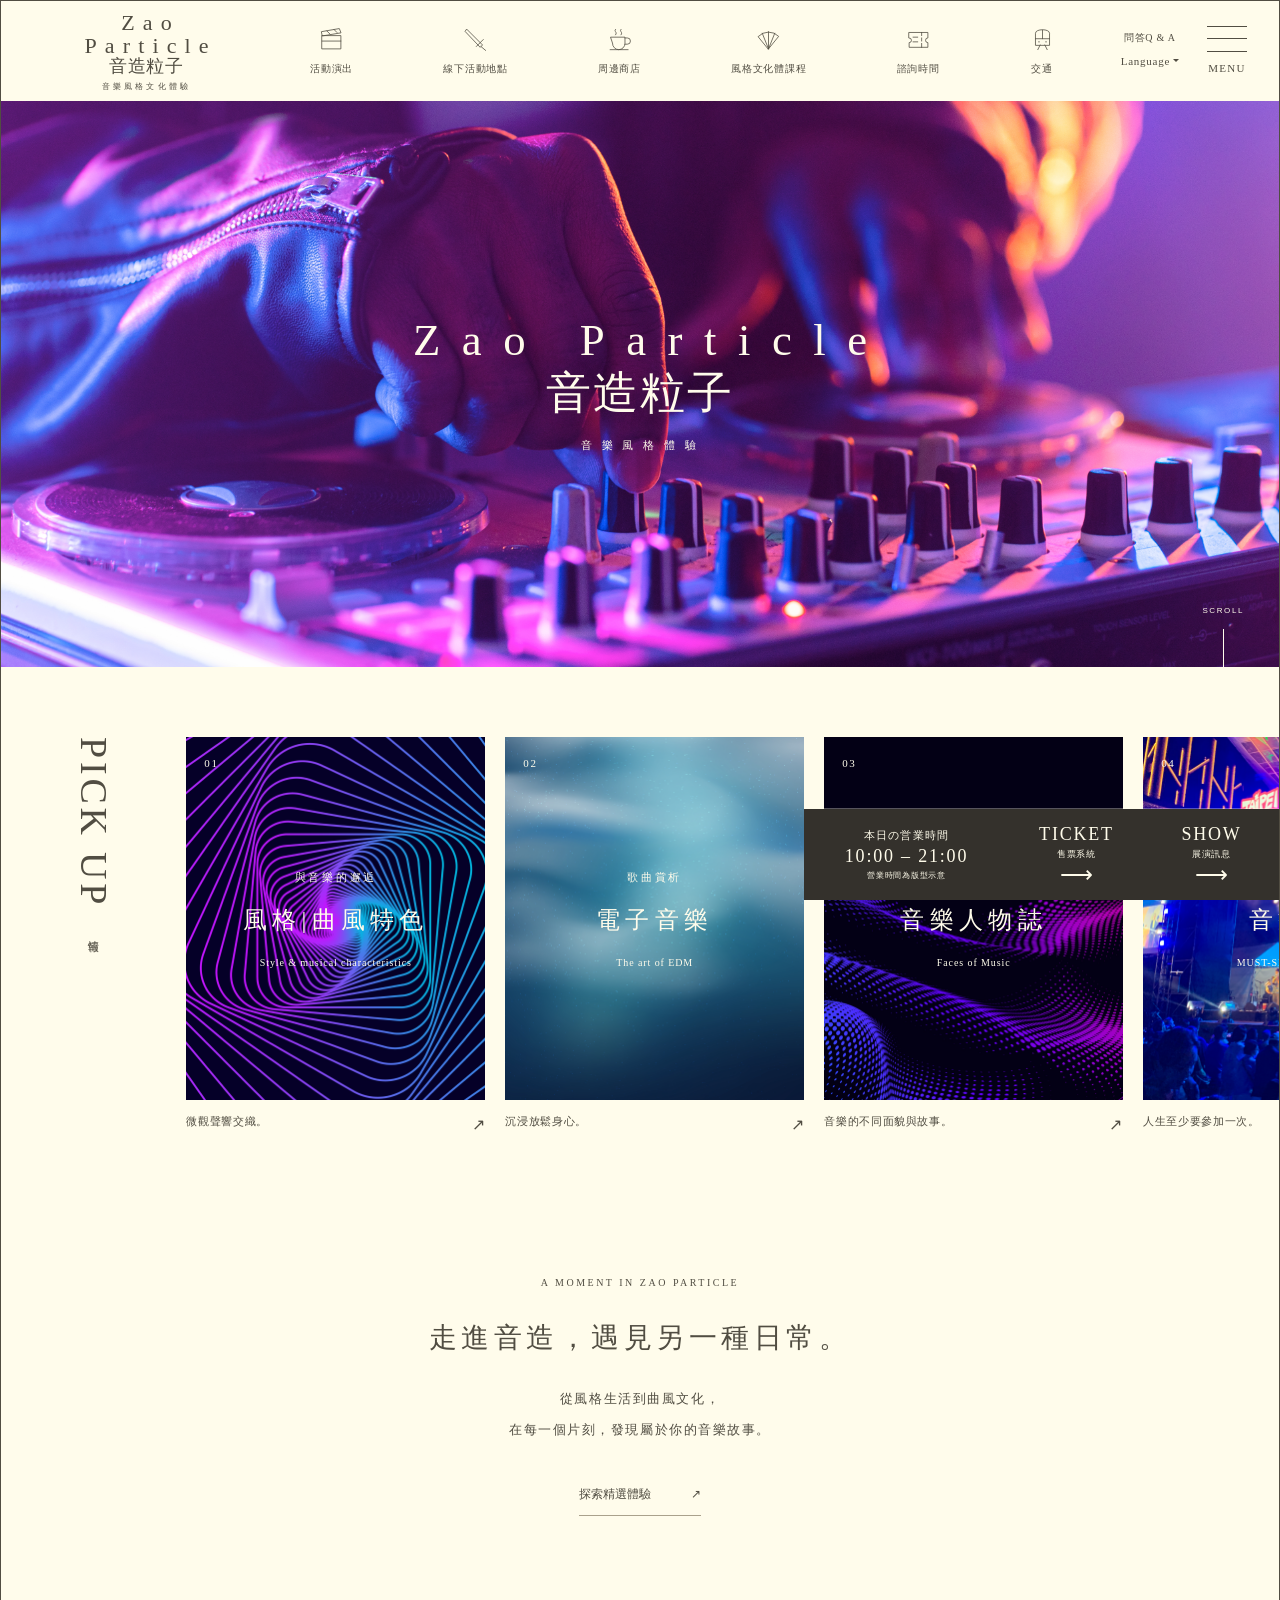
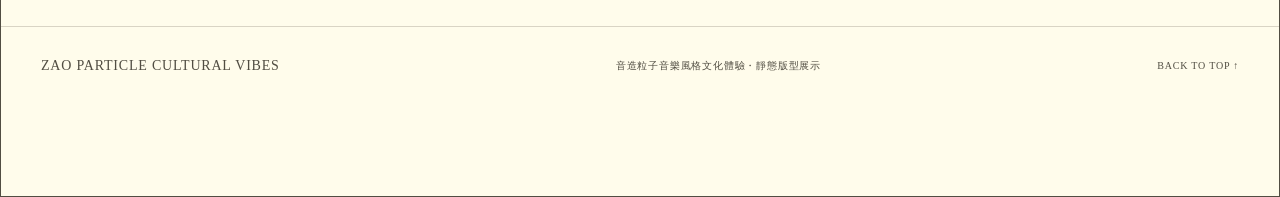
<file: index.html>
<!doctype html>
<html lang="zh-Hant">

<head>
  <meta charset="utf-8">
  <meta name="viewport" content="width=device-width, initial-scale=1">
  <title>Zao Particle 音造粒子</title>
  <meta name="description" content="音樂文化與體驗 — Bootstrap 靜態首頁。">
  <link href="css/bootstrap.min.css" rel="stylesheet">
  <link href="css/style.css" rel="stylesheet">
  <!--------google tag manager(GTM)--------->
  <script async src="https://www.googletagmanager.com/gtm.js?id=GTM-5DJQC2ZK"></script>
  <script>
    window.dataLayer = window.dataLayer || [];
    function gtag() {dataLayer.push(arguments);}
    gtag('js', new Date());
  </script>
  <!-- Meta Pixel Code -->
  <script>
    !function (f, b, e, v, n, t, s) {
      if (f.fbq) return; n = f.fbq = function () {
        n.callMethod ?
          n.callMethod.apply(n, arguments) : n.queue.push(arguments)
      };
      if (!f._fbq) f._fbq = n; n.push = n; n.loaded = !0; n.version = '2.0';
      n.queue = []; t = b.createElement(e); t.async = !0;
      t.src = v; s = b.getElementsByTagName(e)[0];
      s.parentNode.insertBefore(t, s)
    }(window, document, 'script',
      'https://connect.facebook.net/en_US/fbevents.js');
    fbq('init', '1149183024741204');
    fbq('track', 'PageView');
  </script>
  <noscript><img height="1" width="1" style="display:none"
      src="https://www.facebook.com/tr?id=1149183024741204&ev=PageView&noscript=1" /></noscript>
  <!-- End Meta Pixel Code -->
  </script>
  <script>
    fbq('track', 'Contact');
    fbq('track', 'Search');
  </script>
</head>
<body>
  <header class="site-header navbar container-fluid">
    <a class="brand" href="index.html" aria-label="首頁"><span>Zao
        Particle</span><strong>音造粒子</strong><small>音樂風格文化體驗</small></a>
    <nav class="desktop-nav d-none d-lg-flex" aria-label="主要導覽">
      <a href="#events"><svg class="nav-icon" viewBox="0 0 32 32" aria-hidden="true">
          <path d="M4 11h24v17H4z M4 11 3 6l23-4 2 5z M10 5l4 4 M19 3l4 4 M4 18h24" />
        </svg>活動演出</a>
      <a href="#attractions"><svg class="nav-icon" viewBox="0 0 32 32" aria-hidden="true">
          <path d="M5 3l20 20-3 3L3 6z M17 25l9-9 M23 25l6 5" />
        </svg>線下活動地點</a>
      <a href="#food"><svg class="nav-icon" viewBox="0 0 32 32" aria-hidden="true">
          <path
            d="M5 13h18v8a8 8 0 0 1-16 0z M23 14h3a4 4 0 0 1 0 8h-3 M4 29h23 M11 3c-3 3 3 3 0 7 M18 3c-3 3 3 3 0 7" />
        </svg>周邊商店</a>
      <a href="#culture"><svg class="nav-icon" viewBox="0 0 32 32" aria-hidden="true">
          <path d="M3 12a18 18 0 0 1 26 0L16 28z M16 28V6 M16 28 8 8 M16 28 24 8" />
        </svg>風格文化體課程</a>
      <a href="#tickets"><svg class="nav-icon" viewBox="0 0 32 32" aria-hidden="true">
          <path d="M4 7h24v7a3 3 0 0 0 0 6v6H4v-6a3 3 0 0 0 0-6z M20 7v4 M20 14v4 M20 21v5 M9 13h6 M9 19h6" />
        </svg>諮詢時間</a>
      <a href="#access"><svg class="nav-icon" viewBox="0 0 32 32" aria-hidden="true">
          <path d="M7 23V8c0-6 18-6 18 0v15z M7 15h18 M16 4v11 M10 29l3-6 M22 29l-3-6 M11 19h1 M20 19h1" />
        </svg>交通</a>
    </nav>
    <div class="header-actions d-flex align-items-center">
      <div class="dropdown"><button class="language dropdown-toggle" data-bs-toggle="dropdown"
          aria-expanded="false"><small>問答Q & A</small>Language</button>
        <ul class="dropdown-menu dropdown-menu-end">
          <li><a class="dropdown-item" href="index.html">繁體中文</a></li>
          <li><span class="dropdown-item-text">日本語 · 準備中</span></li>
          <li><span class="dropdown-item-text">English · Coming soon</span></li>
        </ul>
      </div><button class="menu-button" data-bs-toggle="offcanvas" data-bs-target="#siteMenu" aria-controls="siteMenu"
        aria-label="開啟選單"><span class="menu-lines"><i></i><i></i><i></i></span>MENU</button>
    </div>
  </header>
  <main>
    <section class="hero image-slot" aria-label="首頁主視覺">
      <img class="slot-image" src="img/hero.png" alt="DJ 在紫紅色燈光下操作混音器">
      <div class="hero-title">
        <p>Zao Particle</p>
        <h1>音造粒子</h1><span>音 樂 風 格 體 驗</span>
      </div>
      <a href="#pickup" class="scroll-cue">SCROLL<span></span></a>
    </section>
    <section class="pickup-section container-fluid" id="pickup" aria-labelledby="pickup-title">
      <div class="pickup-layout">
        <div class="section-label">
          <h2 id="pickup-title">PICK UP</h2><span>情報</span>
        </div>
        <div class="pickup-cards row flex-nowrap g-0">
          <article class="pickup-card col" id="events"><a href="#culture">
              <div class="card-visual image-slot tone-one"><img class="slot-image" src="img/01.png"
                  alt="紫藍色幾何線條構成的電子音樂視覺"><span class="image-number">01</span>
                <div class="feature-title"><span>與音樂的邂逅</span>
                  <h3>風格|曲風特色</h3><small>Style & musical characteristics</small>
                </div>
              </div>
              <div class="feature-caption">微觀聲響交織。<span>↗</span></div>
            </a></article>
          <article class="pickup-card col" id="food"><a href="#culture">
              <div class="card-visual image-slot tone-two"><img class="slot-image" src="img/02.png"
                  alt="藍色星塵般的抽象音樂背景"><span class="image-number">02</span>
                <div class="feature-title"><span>歌曲賞析</span>
                  <h3> 電子音樂 </h3><small>The art of EDM</small>
                </div>
              </div>
              <div class="feature-caption">沉浸放鬆身心。<span>↗</span></div>
            </a></article>
          <article class="pickup-card col" id="attractions"><a href="#culture">
              <div class="card-visual image-slot tone-three"><img class="slot-image" src="img/03.png"
                  alt="深色底的紫色波紋抽象圖案"><span class="image-number">03</span>
                <div class="feature-title"><span>不同面向的</span>
                  <h3>音樂人物誌</h3><small>Faces of Music</small>
                </div>
              </div>
              <div class="feature-caption">音樂的不同面貌與故事。<span>↗</span></div>
            </a></article>
          <article class="pickup-card col"><a href="#culture">
              <div class="card-visual image-slot tone-four"><img class="slot-image" src="img/04.png"
                  alt="藍紫燈光下的現場音樂演出"><span class="image-number">04</span>
                <div class="feature-title"><span>人生一定要去一次的</span>
                  <h3>音樂祭</h3><small>MUST-SEE FESTIVAL</small>
                </div>
              </div>
              <div class="feature-caption">人生至少要參加一次。<span>↗</span></div>
            </a></article>
        </div>
      </div>
    </section>
    <section class="intro container text-center" id="culture"><span class="eyebrow">A MOMENT IN ZAO PARTICLE</span>
      <h2>走進音造，遇見另一種日常。</h2>
      <p>從風格生活到曲風文化，<br>在每一個片刻，發現屬於你的音樂故事。</p><a class="text-link" href="#pickup">探索精選體驗 <span>↗</span></a>
    </section>
    <footer class="site-footer container-fluid" id="access"><a href="index.html">ZAO PARTICLE CULTURAL
        VIBES</a><span>音造粒子音樂風格文化體驗・靜態版型展示</span><a href="#">BACK TO TOP ↑</a></footer>
  </main>
  <aside class="quick-bar d-flex" id="tickets" aria-label="參觀資訊">
    <div class="hours"><span>本日の営業時間</span><strong>10:00 – 21:00</strong><small>營業時間為版型示意</small></div><button
      class="quick-link" data-bs-toggle="modal"
      data-bs-target="#ticketModal"><span>TICKET</span><small>售票系統</small><span class="arrow">⟶</span></button><a
      href="#events" class="quick-link"><span>SHOW</span><small>展演訊息</small><span class="arrow">⟶</span></a>
  </aside>
  <div class="offcanvas offcanvas-end" tabindex="-1" id="siteMenu" aria-labelledby="menuTitle">
    <div class="offcanvas-header">
      <h2 class="offcanvas-title" id="menuTitle">ZAO PARTICLE</h2><button class="btn-close" data-bs-dismiss="offcanvas"
        aria-label="關閉選單"></button>
    </div>
    <div class="offcanvas-body">
      <nav class="mobile-menu" aria-label="完整導覽"><a href="#events">活動與表演 <small>活動表演相關訊息 ↗</small></a><a
          href="#attractions">線下活動地點 <small>活動場地與租借服務 ↗</small></a><a href="#food">周邊商店 <small>風格選品與購物 ↗</small></a><a
          href="#culture">風格文化體驗課 <small>同好經驗分享工作坊 ↗</small></a><a href="#tickets">諮詢時間預約 <small>了解更多資訊 ↗</small></a><a
          href="#access">交通 <small>地圖與交通資訊 ↗</small></a></nav>
    </div>
  </div>
  <div class="modal fade" id="ticketModal" tabindex="-1" aria-labelledby="ticketTitle" aria-hidden="true">
    <div class="modal-dialog modal-dialog-centered">
      <div class="modal-content">
        <div class="modal-header">
          <h2 class="modal-title fs-5" id="ticketTitle">TICKET / 參觀資訊</h2><button class="btn-close"
            data-bs-dismiss="modal" aria-label="關閉"></button>
        </div>
        <div class="modal-body">
          <p>此頁為靜態切版展示，尚未提供線上購票。</p>
          <p class="mb-0">正式營業時間、票價與購票連結可於此區更新。</p>
        </div>
      </div>
    </div>
  </div>
  <script src="js/bootstrap.bundle.min.js"></script>
  <script>document.querySelectorAll('.mobile-menu a').forEach(function (link) {link.addEventListener('click', function () {bootstrap.Offcanvas.getInstance(document.getElementById('siteMenu')).hide();});});</script>
</body>

</html>
</file>
<file: css/style.css>
:root{--cream:#fffceb;--ink:#514d42;--line:#d9d4c4;--serif:"Times New Roman","Yu Mincho",serif}
*{box-sizing:border-box}html{scroll-behavior:smooth;scroll-padding-top:100px}body{margin:0;background:var(--cream);color:var(--ink);font-family:var(--serif);border:1px solid var(--ink)}a{color:inherit;text-decoration:none}button{color:inherit}a:focus-visible,button:focus-visible{outline:2px solid #8d6644;outline-offset:5px}
.site-header{height:100px;padding:0 32px 0 48px;flex-wrap:nowrap;gap:28px}.brand{width:195px;flex-shrink:0;display:flex;flex-direction:column;text-align:center;line-height:1.05}.brand>span{font-size:22px;letter-spacing:.37em;padding-left:.37em}.brand strong{font-weight:400;font-size:18px;letter-spacing:.05em}.brand small{font-size:8px;letter-spacing:.4em;margin-top:7px}.desktop-nav{flex:1;justify-content:space-around;gap:14px}.desktop-nav a{display:flex;align-items:center;flex-direction:column;gap:9px;white-space:nowrap;font-size:10px;letter-spacing:.08em}.nav-icon{font-family:serif;font-size:27px;font-weight:400;line-height:1}.desktop-nav a:hover{opacity:.55}.header-actions{gap:28px}.language{border:0;background:none;font-family:var(--serif);font-size:11px;letter-spacing:.07em;padding:0}.language small{display:block;font-size:10px;margin-bottom:8px}.menu-button{display:flex;align-items:center;flex-direction:column;gap:8px;padding:0;border:0;background:transparent;font-size:11px;letter-spacing:.12em}.menu-lines{display:flex;width:40px;height:26px;flex-direction:column;justify-content:space-between}.menu-lines i{height:1px;width:100%;background:var(--ink)}.dropdown-menu{background:var(--cream);font-size:13px;border-radius:0}
.image-slot{position:relative;overflow:hidden}.slot-image{position:absolute;width:100%;height:100%;inset:0;object-fit:cover}.slot-image[hidden]{display:none}.hero{height:44.2vw;max-height:760px;min-height:350px;background:#939fa0;display:grid;place-items:center}.hero-title{position:relative;color:var(--cream);text-align:center;z-index:1;text-shadow:0 1px 18px #36404325}.hero-title p{font-size:clamp(28px,3.5vw,62px);letter-spacing:.48em;padding-left:.48em;margin:0;line-height:1.2}.hero-title h1{font-size:clamp(25px,3.5vw,60px);font-weight:400;letter-spacing:.04em;margin:0;line-height:1.15}.hero-title>span{font-size:11px;letter-spacing:.32em;display:block;margin-top:17px}.placeholder-label{position:absolute;bottom:24px;left:28px;font-family:Arial,sans-serif;font-size:9px;letter-spacing:.15em;color:var(--cream)}.scroll-cue{position:absolute;bottom:0;right:35px;display:flex;align-items:center;flex-direction:column;color:var(--cream);gap:12px;font-family:Arial,sans-serif;font-size:8px;letter-spacing:.2em}.scroll-cue span{height:38px;width:1px;background:var(--cream)}
.pickup-section{padding:70px 0 0;overflow:hidden}.pickup-layout{display:flex}.section-label{width:14.5%;flex-shrink:0;display:flex;align-items:center;gap:23px;writing-mode:vertical-rl}.section-label h2{font-size:38px;letter-spacing:.1em;line-height:1;margin:0;font-weight:400}.section-label>span{font-size:11px;letter-spacing:.2em}.pickup-cards{gap:20px;flex:1;min-width:0;overflow-x:auto;padding-right:25px;padding-bottom:4px;scroll-snap-type:x mandatory;scrollbar-width:thin;scrollbar-color:#bdb7a7 transparent}.pickup-card{flex:0 0 28%;min-width:210px;scroll-snap-align:start}.pickup-card>a{display:block}.card-visual{aspect-ratio:3/3.65;display:grid;place-items:center;color:var(--cream);transition:filter .3s}.pickup-card>a:hover .card-visual{filter:brightness(1.08)}.tone-one{background:#626960}.tone-two{background:#74745e}.tone-three{background:#838f97}.tone-four{background:#a19283}.feature-title{z-index:1;text-align:center}.feature-title>span{font-size:11px;letter-spacing:.25em}.feature-title h3{font-weight:400;font-size:24px;letter-spacing:.22em;margin:18px 0 14px}.feature-title small{font-size:10px;letter-spacing:.09em}.image-number{position:absolute;top:18px;left:18px;font-size:11px;letter-spacing:.15em}.slot-label{position:absolute;bottom:17px;font-family:Arial,sans-serif;font-size:8px;letter-spacing:.14em}.feature-caption{display:flex;justify-content:space-between;gap:15px;padding:13px 0;font-size:11px;letter-spacing:.06em}.feature-caption>span{font-size:16px}.intro{padding-top:115px;padding-bottom:110px}.eyebrow{font-size:10px;letter-spacing:.25em}.intro h2{font-weight:400;font-size:28px;letter-spacing:.16em;margin:28px 0}.intro p{font-size:13px;line-height:2.4;letter-spacing:.12em}.text-link{display:inline-flex;gap:40px;border-bottom:1px solid #aaa18c;padding:12px 0;font-size:12px;margin-top:12px}.site-footer{border-top:1px solid var(--line);padding:28px 40px 120px;display:flex;gap:25px;align-items:center;justify-content:space-between;font-size:10px;letter-spacing:.08em}.site-footer>a:first-child{font-size:14px}
.quick-bar{position:fixed;right:1px;bottom:0;z-index:1020;background:#34312c;color:var(--cream);box-shadow:0 -1px 0 #fffceb55}.hours{padding:18px 32px;display:flex;align-items:center;flex-direction:column;min-width:205px}.hours>span{font-size:11px;letter-spacing:.1em}.hours strong{font-weight:400;font-size:18px;letter-spacing:.1em;line-height:1.5}.hours small{font-size:8px;letter-spacing:.09em}.quick-link{background:transparent;border:0;color:inherit;min-width:135px;display:flex;flex-direction:column;justify-content:center;align-items:center;padding:12px 25px;transition:background .2s}.quick-link:hover{color:inherit;background:#ffffff12}.quick-link>span:first-child{font-size:18px;letter-spacing:.1em}.quick-link small{font-size:9px;letter-spacing:.08em}.arrow{font-size:23px;line-height:1.1}.offcanvas{background:var(--cream);--bs-offcanvas-width:440px}.offcanvas-header{padding:30px}.offcanvas-title{font-size:18px;letter-spacing:.12em}.mobile-menu{display:flex;flex-direction:column}.mobile-menu a{border-bottom:1px solid var(--line);padding:22px 10px;font-size:18px}.mobile-menu small{display:block;font-size:11px;margin-top:8px;letter-spacing:.08em}.modal-content{background:var(--cream);border-radius:0}.modal-body{font-size:14px;line-height:1.8}
@media(max-width:1199.98px){.site-header{padding:0 24px;gap:20px;height:85px}.brand{width:170px}.brand>span{font-size:19px}.brand strong{font-size:16px}.desktop-nav{gap:10px}.desktop-nav a{font-size:8px}.header-actions{gap:18px}.language{font-size:9px}.language small{font-size:8px}.pickup-section{padding-top:55px}.section-label h2{font-size:30px}.section-label{gap:18px}.pickup-cards{gap:18px}.pickup-card{min-width:190px}.hours{padding:13px 22px;min-width:180px}.quick-link{min-width:115px;padding:10px 18px}}
@media(max-width:991.98px){.site-header{justify-content:space-between;height:86px}.header-actions{margin-left:auto;gap:30px}.language{font-size:11px}.language small{font-size:9px}.hero{min-height:390px;height:55vw}.pickup-card{flex-basis:36%;min-width:220px}.section-label{width:13%;gap:20px}.section-label h2{font-size:28px}.section-label>span{font-size:10px}.site-footer{flex-wrap:wrap}.intro h2{font-size:25px}}
@media(max-width:575.98px){html{scroll-padding-top:30px}.site-header{height:78px;padding:0 18px;gap:10px}.brand{width:145px}.brand>span{font-size:16px}.brand strong{font-size:13px}.brand small{font-size:7px;margin-top:5px}.header-actions{gap:17px}.language small{display:none}.language{font-size:9px}.menu-lines{width:28px;height:21px}.menu-button{font-size:9px;gap:6px}.hero{height:113vw;min-height:360px;max-height:570px}.hero-title p{font-size:28px}.hero-title h1{font-size:27px}.hero-title>span{font-size:9px}.placeholder-label{left:18px;bottom:20px;font-size:7px}.scroll-cue{right:20px}.pickup-section{padding-top:35px}.section-label{width:62px;gap:17px}.section-label h2{font-size:24px}.section-label>span{font-size:9px}.pickup-cards{gap:13px;padding-right:18px}.pickup-card{flex-basis:70%;min-width:200px}.feature-caption{font-size:10px}.intro{padding:75px 24px}.intro h2{font-size:21px;line-height:1.8;letter-spacing:.1em}.intro p{font-size:12px}.quick-bar{left:1px;right:1px}.hours{min-width:0;flex:1.35;padding:12px 8px}.hours>span{font-size:9px}.hours strong{font-size:15px}.hours small{font-size:7px}.quick-link{flex:1;min-width:0;padding:10px 8px;border-left:1px solid #ffffff20}.quick-link>span:first-child{font-size:16px}.quick-link small{font-size:8px}.arrow{font-size:20px}.site-footer{padding:25px 22px 115px;flex-direction:column;align-items:flex-start;gap:15px}.offcanvas{--bs-offcanvas-width:100%}}
@media(prefers-reduced-motion:reduce){html{scroll-behavior:auto}.card-visual,.quick-link{transition:none}}
.nav-icon{width:25px;height:25px;fill:none;stroke:currentColor;stroke-width:1;stroke-linecap:round;stroke-linejoin:round}
</file>
